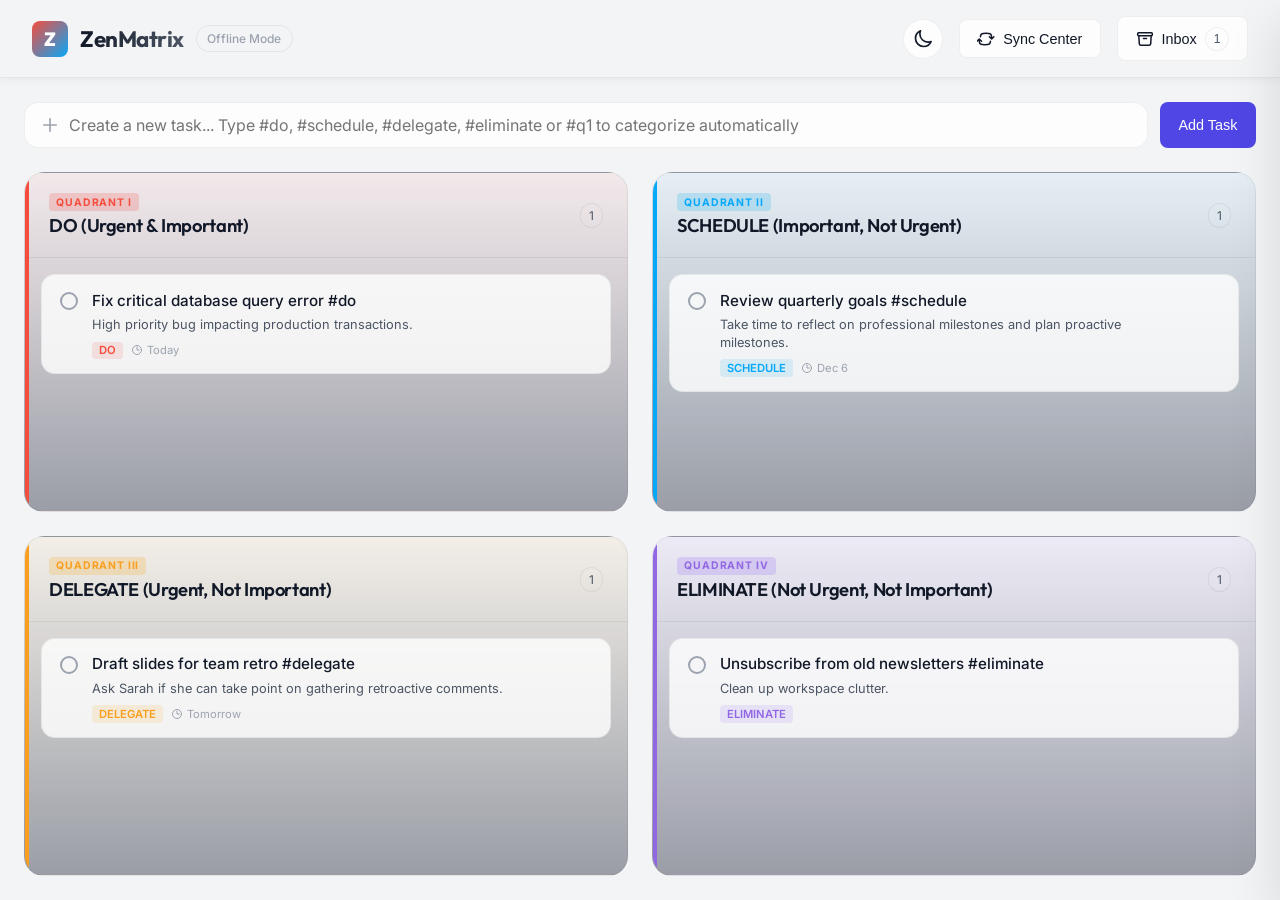
<file: index.html>
<!DOCTYPE html>
<html lang="en">
<head>
  <meta charset="UTF-8">
  <meta name="viewport" content="width=device-width, initial-scale=1.0">
  <title>ZenMatrix - Eisenhower Matrix Task Manager</title>
  <meta name="description" content="ZenMatrix is a premium Eisenhower Matrix Task Manager with smooth drag-and-drop, hashtag auto-categorization, and seamless Google Tasks integration.">
  <link rel="stylesheet" href="styles.css">
  <link rel="manifest" href="manifest.json">
  <meta name="theme-color" content="#0b0f19">
  <meta name="apple-mobile-web-app-capable" content="yes">
  <meta name="apple-mobile-web-app-status-bar-style" content="black-translucent">
  <link rel="apple-touch-icon" href="icon.svg">
  <meta name="google-site-verification" content="yTyYW0vjZAvn_8S7VuZRsLhQ-zV_3Up-XUnq4Gfu49U" />
  <!-- Load Google Identity Services SDK for Google OAuth -->
  <script src="https://accounts.google.com/gsi/client" defer></script>
</head>
<body>

  <!-- Floating Glassmorphic Header -->
  <header>
    <div class="logo-section">
      <div class="logo-icon">Z</div>
      <h1>ZenMatrix</h1>
      <span class="badge-status" id="connection-status" title="Connection status">Offline Mode</span>
    </div>
    
    <div class="header-controls">
      <!-- Sync State Indicator -->
      <div id="sync-spinner" style="display: none; align-items: center; justify-content: center;" title="Syncing tasks offline...">
        <svg class="animate-spin" width="16" height="16" fill="none" viewBox="0 0 24 24" style="animation: spin 1s linear infinite; margin-right: 0.5rem; color: var(--accent);">
          <circle cx="12" cy="12" r="10" stroke="currentColor" stroke-width="4" style="opacity: 0.25;"></circle>
          <path fill="currentColor" d="M4 12a8 8 0 018-8V0C5.373 0 0 5.373 0 12h4zm2 5.291A7.962 7.962 0 014 12H0c0 3.042 1.135 5.824 3 7.938l3-2.647z" style="opacity: 0.75;"></path>
        </svg>
      </div>

      <!-- Theme Switcher -->
      <button class="btn btn-icon" id="theme-toggle-btn" title="Toggle Light/Dark Theme" aria-label="Toggle Theme">
        <svg id="theme-dark-icon" width="20" height="20" fill="none" stroke="currentColor" stroke-width="2" viewBox="0 0 24 24">
          <path stroke-linecap="round" stroke-linejoin="round" d="M21.752 15.002A9.718 9.718 0 0118 15.75c-5.385 0-9.75-4.365-9.75-9.75 0-1.33.266-2.597.748-3.752A9.753 9.753 0 003 11.25C3 16.635 7.365 21 12.75 21a9.753 9.753 0 009.002-5.998z"></path>
        </svg>
        <svg id="theme-light-icon" width="20" height="20" fill="none" stroke="currentColor" stroke-width="2" viewBox="0 0 24 24" style="display: none;">
          <path stroke-linecap="round" stroke-linejoin="round" d="M12 3v2.25m0 13.5V21M4.93 4.93l1.59 1.59m10.96 10.96l1.59 1.59M3 12h2.25m13.5 0H21m-2.23-7.07l-1.59 1.59m-10.96 10.96l-1.59 1.59M12 7.5a4.5 4.5 0 110 9 4.5 4.5 0 010-9z"></path>
        </svg>
      </button>

      <!-- Sync Center Button -->
      <button class="btn" id="sync-center-btn" title="Sync & Backup Center">
        <svg width="18" height="18" fill="none" stroke="currentColor" stroke-width="2" viewBox="0 0 24 24">
          <path stroke-linecap="round" stroke-linejoin="round" d="M19.5 12c0-1.232-.046-2.453-.138-3.662a4.006 4.006 0 00-3.7-3.7 48.656 48.656 0 00-7.324 0 4.006 4.006 0 00-3.7 3.7c-.017.22-.032.441-.046.662M19.5 12l3-3m-3 3l-3-3M3 12c0 1.232.046 2.453.138 3.662a4.006 4.006 0 003.7 3.7 48.656 48.656 0 007.324 0 4.006 4.006 0 003.7-3.7c.017-.22.032-.441.046-.662M3 12l-3 3m3-3l3 3"></path>
        </svg>
        <span>Sync Center</span>
      </button>

      <!-- Inbox Toggle -->
      <button class="btn" id="inbox-toggle-btn" title="View Uncategorized Tasks Drawer">
        <svg width="18" height="18" fill="none" stroke="currentColor" stroke-width="2" viewBox="0 0 24 24">
          <path stroke-linecap="round" stroke-linejoin="round" d="M20.25 7.5l-.625 10.632a2.25 2.25 0 01-2.247 2.118H6.622a2.25 2.25 0 01-2.247-2.118L3.75 7.5M10 11.25h4M3.375 7.5h17.25c.621 0 1.125-.504 1.125-1.125v-1.5c0-.621-.504-1.125-1.125-1.125H3.375c-.621 0-1.125.504-1.125 1.125v1.5c0 .621.504 1.125 1.125 1.125z"></path>
        </svg>
        <span>Inbox</span>
        <span class="task-count" id="inbox-count" style="display: none;">0</span>
      </button>
    </div>
  </header>

  <!-- App Main Area -->
  <div class="app-container">
    
    <main class="main-content">
      
      <!-- Quick Input Bar -->
      <section class="global-add-section">
        <div class="input-container">
          <svg fill="none" stroke="currentColor" stroke-width="2" viewBox="0 0 24 24">
            <path stroke-linecap="round" stroke-linejoin="round" d="M12 4.5v15m7.5-7.5h-15"></path>
          </svg>
          <input type="text" class="input-text" id="global-add-input" placeholder="Create a new task... Type #do, #schedule, #delegate, #eliminate or #q1 to categorize automatically" autocomplete="off">
        </div>
        <button class="btn btn-primary" id="global-add-btn">Add Task</button>
      </section>

      <!-- Eisenhower 2x2 Matrix -->
      <section class="matrix-grid">
        
        <!-- Q1: DO (Urgent & Important) -->
        <div class="quadrant quadrant-q1" id="quadrant-q1" data-quadrant="Q1">
          <div class="quadrant-header">
            <div class="quadrant-title-area">
              <span class="quadrant-badge">Quadrant I</span>
              <h2 class="quadrant-title">DO (Urgent & Important)</h2>
            </div>
            <span class="task-count" id="count-q1">0</span>
          </div>
          <div class="task-list" id="list-q1" data-quadrant="Q1">
            <!-- Dynamic task items go here -->
          </div>
        </div>

        <!-- Q2: SCHEDULE (Important, Not Urgent) -->
        <div class="quadrant quadrant-q2" id="quadrant-q2" data-quadrant="Q2">
          <div class="quadrant-header">
            <div class="quadrant-title-area">
              <span class="quadrant-badge">Quadrant II</span>
              <h2 class="quadrant-title">SCHEDULE (Important, Not Urgent)</h2>
            </div>
            <span class="task-count" id="count-q2">0</span>
          </div>
          <div class="task-list" id="list-q2" data-quadrant="Q2">
            <!-- Dynamic task items go here -->
          </div>
        </div>

        <!-- Q3: DELEGATE (Urgent, Not Important) -->
        <div class="quadrant quadrant-q3" id="quadrant-q3" data-quadrant="Q3">
          <div class="quadrant-header">
            <div class="quadrant-title-area">
              <span class="quadrant-badge">Quadrant III</span>
              <h2 class="quadrant-title">DELEGATE (Urgent, Not Important)</h2>
            </div>
            <span class="task-count" id="count-q3">0</span>
          </div>
          <div class="task-list" id="list-q3" data-quadrant="Q3">
            <!-- Dynamic task items go here -->
          </div>
        </div>

        <!-- Q4: ELIMINATE (Not Urgent, Not Important) -->
        <div class="quadrant quadrant-q4" id="quadrant-q4" data-quadrant="Q4">
          <div class="quadrant-header">
            <div class="quadrant-title-area">
              <span class="quadrant-badge">Quadrant IV</span>
              <h2 class="quadrant-title">ELIMINATE (Not Urgent, Not Important)</h2>
            </div>
            <span class="task-count" id="count-q4">0</span>
          </div>
          <div class="task-list" id="list-q4" data-quadrant="Q4">
            <!-- Dynamic task items go here -->
          </div>
        </div>

      </section>

    </main>

    <!-- Collapsible Sidebar: Inbox Drawer (Uncategorized Google Tasks) -->
    <aside class="sidebar" id="inbox-sidebar">
      <div class="sidebar-header">
        <h3 class="sidebar-title">Uncategorized Inbox</h3>
        <button class="btn btn-icon task-btn" id="inbox-close-btn" aria-label="Close Inbox">
          <svg width="20" height="20" fill="none" stroke="currentColor" stroke-width="2" viewBox="0 0 24 24">
            <path stroke-linecap="round" stroke-linejoin="round" d="M6 18L18 6M6 6l12 12"></path>
          </svg>
        </button>
      </div>
      <div class="sidebar-content">
        <p style="font-size: 0.8rem; color: var(--text-secondary); line-height: 1.4; margin-bottom: 0.75rem;">
          These tasks do not have Eisenhower hashtags. Drag them into any matrix quadrant to assign a quadrant tag.
        </p>
        <div class="sidebar-inbox-list" id="inbox-task-list" data-quadrant="INBOX">
          <!-- Uncategorized tasks here -->
        </div>
      </div>
    </aside>

  </div>

  <!-- Background Overlay for Modal / Sidebar -->
  <div class="overlay" id="app-overlay"></div>

  <!-- Sync & Backup Center Modal -->
  <div class="modal" id="sync-modal">
    <div class="modal-header">
      <h3 class="modal-title">Sync & Backup Center</h3>
      <button class="btn btn-icon task-btn modal-close-btn" aria-label="Close Sync Modal">
        <svg width="20" height="20" fill="none" stroke="currentColor" stroke-width="2" viewBox="0 0 24 24">
          <path stroke-linecap="round" stroke-linejoin="round" d="M6 18L18 6M6 6l12 12"></path>
        </svg>
      </button>
    </div>
    
    <div class="modal-tabs">
      <button class="tab-btn active" data-tab="tab-google">Google Sync</button>
      <button class="tab-btn" data-tab="tab-wifi">Wi-Fi Sync</button>
      <button class="tab-btn" data-tab="tab-qr">QR Share</button>
      <button class="tab-btn" data-tab="tab-file">File Backup</button>
    </div>

    <div class="modal-body" style="margin-top: 1rem;">
      
      <!-- Tab 1: Google Sync -->
      <div class="tab-content active" id="tab-google">
        <div class="form-group">
          <label for="google-client-id">Google Client ID</label>
          <input type="text" class="form-control" id="google-client-id" placeholder="123456789-abcdefg.apps.googleusercontent.com">
        </div>
        
        <div class="form-group" id="google-tasklist-group" style="display: none; margin-top: 0.75rem;">
          <label for="google-tasklist-select">Active Google Task List</label>
          <select class="form-control" id="google-tasklist-select">
            <!-- Populated dynamically -->
          </select>
        </div>
        
        <div class="info-alert" style="margin-top: 0.75rem;">
          <strong>Google Tasks Setup Instructions:</strong>
          <ol>
            <li>Go to the <a href="https://console.cloud.google.com/" target="_blank" style="color: var(--accent); text-decoration: underline;">Google Cloud Console</a> and enable the <strong>Google Tasks API</strong>.</li>
            <li>Create an <strong>OAuth Client ID</strong> (Web Application).</li>
            <li>Add <code>http://localhost:8000</code> (or your hosted PWA URL) to **Authorized JavaScript origins**.</li>
            <li>Copy your Client ID, paste it above, click **Connect Google**, and grant Tasks authorization!</li>
          </ol>
        </div>
        
        <div style="display: flex; gap: 0.5rem; margin-top: 0.75rem;">
          <button class="btn" id="disconnect-google-btn" style="display: none; border-color: var(--q1-color); color: var(--q1-color); flex: 1;">Disconnect Google</button>
          <button class="btn btn-primary" id="google-login-btn" style="flex: 1; display: flex; align-items: center; justify-content: center; gap: 0.5rem;">
            <svg width="18" height="18" viewBox="0 0 24 24">
              <path fill="#ffffff" d="M22.56 12.25c0-.78-.07-1.53-.2-2.25H12v4.26h5.92c-.26 1.37-1.04 2.53-2.21 3.31v2.77h3.57c2.08-1.92 3.28-4.74 3.28-8.09z"/>
              <path fill="#ffffff" d="M12 23c2.97 0 5.46-.98 7.28-2.66l-3.57-2.77c-.98.66-2.23 1.06-3.71 1.06-2.86 0-5.29-1.93-6.16-4.53H2.18v2.84C3.99 20.53 7.7 23 12 23z"/>
              <path fill="#ffffff" d="M5.84 14.09c-.22-.66-.35-1.36-.35-2.09s.13-1.43.35-2.09V7.06H2.18C1.43 8.55 1 10.22 1 12s.43 3.45 1.18 4.94l3.66-2.85z"/>
              <path fill="#ffffff" d="M12 5.38c1.62 0 3.06.56 4.21 1.64l3.15-3.15C17.45 2.09 14.97 1 12 1 7.7 1 3.99 3.47 2.18 7.06l3.66 2.85c.87-2.6 3.3-4.53 6.16-4.53z"/>
            </svg>
            <span>Connect Google</span>
          </button>
        </div>
      </div>
      
      <!-- Tab 2: Wi-Fi Sync -->
      <div class="tab-content" id="tab-wifi" style="display: none;">
        <div class="form-group">
          <label for="sync-server-ip">Sync Server IP</label>
          <input type="text" class="form-control" id="sync-server-ip" placeholder="http://192.168.1.50:3000">
        </div>
        <div class="form-group">
          <label for="sync-key">Sync Key</label>
          <div style="display: flex; gap: 0.5rem;">
            <input type="text" class="form-control" id="sync-key" placeholder="Enter key (e.g. Z-8B3E9)">
            <button class="btn" id="generate-key-btn" style="white-space: nowrap;">Generate</button>
          </div>
        </div>
        
        <div class="info-alert" style="margin-top: 0.5rem;">
          <strong>Wi-Fi Sync Instructions:</strong>
          <ol>
            <li>Run <code>node sync-server.js</code> on your computer.</li>
            <li>Find your computer's local IP address (e.g. <code>192.168.1.50</code>).</li>
            <li>Enter <code>http://&lt;IP&gt;:3000</code> in the Server IP input above.</li>
            <li>Generate a Sync Key, then click <strong>Sync Now</strong>! Use the same Key on your phone to instantly sync both devices over local Wi-Fi.</li>
          </ol>
        </div>
        
        <div style="display: flex; gap: 0.5rem; margin-top: 0.75rem;">
          <button class="btn" id="test-connection-btn" style="flex: 1;">Test Server</button>
          <button class="btn btn-primary" id="wifi-sync-now-btn" style="flex: 1;">Sync Now</button>
        </div>
      </div>

      <!-- Tab 2: QR Share -->
      <div class="tab-content" id="tab-qr" style="display: none; align-items: center; flex-direction: column; gap: 1rem; text-align: center;">
        <p style="font-size: 0.85rem; color: var(--text-secondary);">
          Scan this QR code with another device's camera to instantly import your tasks.
        </p>
        
        <div id="qr-code-container" style="background: white; padding: 1rem; border-radius: var(--radius-md); display: flex; align-items: center; justify-content: center; min-height: 200px; min-width: 200px; border: 1px solid var(--border-color);">
          <div style="color: #64748b; font-size: 0.85rem;" id="qr-placeholder">No QR Code Generated</div>
          <img id="qr-code-img" style="display: none; max-width: 200px; max-height: 200px;" alt="ZenMatrix Sync QR Code">
        </div>
        
        <button class="btn btn-primary" id="generate-qr-btn" style="width: 100%;">Generate Share QR Code</button>
      </div>

      <!-- Tab 3: File Backup -->
      <div class="tab-content" id="tab-file" style="display: none; flex-direction: column; gap: 1rem;">
        <p style="font-size: 0.85rem; color: var(--text-secondary);">
          Export your complete database as a backup file, or restore tasks from a previously saved JSON file.
        </p>
        
        <div style="display: flex; flex-direction: column; gap: 0.75rem;">
          <button class="btn" id="export-backup-btn" style="display: flex; align-items: center; justify-content: center; gap: 0.5rem; width: 100%;">
            <svg width="16" height="16" fill="none" stroke="currentColor" stroke-width="2" viewBox="0 0 24 24">
              <path stroke-linecap="round" stroke-linejoin="round" d="M3 16.5v2.25A2.25 2.25 0 005.25 21h13.5A2.25 2.25 0 0021 18.75V16.5M16.5 12L12 16.5m0 0L7.5 12m4.5 4.5V3"></path>
            </svg>
            <span>Export ZenMatrix Backup</span>
          </button>
          
          <div style="border: 2px dashed var(--border-color); padding: 1.5rem; border-radius: var(--radius-md); text-align: center; position: relative; display: flex; flex-direction: column; align-items: center; justify-content: center; gap: 0.5rem; background: rgba(0,0,0,0.08);">
            <svg width="24" height="24" fill="none" stroke="currentColor" stroke-width="1.5" viewBox="0 0 24 24" style="color: var(--text-muted);">
              <path stroke-linecap="round" stroke-linejoin="round" d="M12 16.5V9.75m0 0l3 3m-3-3l-3 3M6.75 19.5a4.5 4.5 0 01-1.41-8.775 5.25 5.25 0 0110.233-2.33 3 3 0 013.758 3.848A3.752 3.752 0 0118 19.5H6.75z"></path>
            </svg>
            <span style="font-size: 0.85rem; color: var(--text-primary);">Restore Backup File</span>
            <input type="file" id="import-backup-file" accept=".json" style="position: absolute; top:0; left:0; width:100%; height:100%; opacity:0; cursor:pointer;">
            <span style="font-size: 0.75rem; color: var(--text-muted);">Click to browse `.json` file</span>
          </div>
        </div>
        
        <div style="border-top: 1px solid var(--border-color); padding-top: 0.75rem;">
          <button class="btn" id="wipe-local-btn" style="width: 100%; border-color: var(--q1-color); color: var(--q1-color);">Wipe All Local Tasks</button>
        </div>
      </div>

    </div>
  </div>

  <!-- Task Details / Edit Modal -->
  <div class="modal" id="task-edit-modal">
    <div class="modal-header">
      <h3 class="modal-title" id="edit-modal-headline">Edit Task</h3>
      <button class="btn btn-icon task-btn modal-close-btn" aria-label="Close Edit">
        <svg width="20" height="20" fill="none" stroke="currentColor" stroke-width="2" viewBox="0 0 24 24">
          <path stroke-linecap="round" stroke-linejoin="round" d="M6 18L18 6M6 6l12 12"></path>
        </svg>
      </button>
    </div>
    <div class="modal-body">
      <input type="hidden" id="edit-task-id">
      
      <div class="form-group">
        <label for="edit-task-title">Task Title</label>
        <input type="text" class="form-control" id="edit-task-title" required placeholder="What needs to be done?">
      </div>

      <div class="form-group">
        <label for="edit-task-notes">Notes / Details</label>
        <textarea class="form-control" id="edit-task-notes" placeholder="Add descriptions, checklists, or comments..."></textarea>
      </div>

      <div class="form-group">
        <label for="edit-task-quadrant">Eisenhower Quadrant</label>
        <select class="form-control" id="edit-task-quadrant">
          <option value="INBOX">Inbox (Unassigned)</option>
          <option value="Q1">Q1: DO (Urgent & Important)</option>
          <option value="Q2">Q2: SCHEDULE (Important, Not Urgent)</option>
          <option value="Q3">Q3: DELEGATE (Urgent, Not Important)</option>
          <option value="Q4">Q4: ELIMINATE (Not Urgent, Not Important)</option>
        </select>
      </div>

      <div class="form-group">
        <label for="edit-task-due">Due Date</label>
        <input type="date" class="form-control" id="edit-task-due">
      </div>

    </div>
    <div class="modal-footer" style="justify-content: space-between;">
      <button class="btn" id="delete-task-btn" style="border-color: var(--q1-color); color: var(--q1-color);">Delete Task</button>
      <div style="display: flex; gap: 0.5rem;">
        <button class="btn modal-close-btn" id="cancel-edit-btn">Cancel</button>
        <button class="btn" id="save-task-btn" style="background: var(--accent); color: white; border-color: transparent;">Save Task</button>
      </div>
    </div>
  </div>

  <script src="app.js"></script>
</body>
</html>
</file>
<file: styles.css>
/* styles.css - ZenMatrix Core Stylesheet */

@import url('https://fonts.googleapis.com/css2?family=Inter:wght@300;400;500;600&family=Outfit:wght@400;500;600;700;800&display=swap');

:root {
  /* Color Palettes - Dark Theme default */
  --bg-app: #0b0f19;
  --bg-card: rgba(22, 29, 49, 0.65);
  --bg-card-hover: rgba(30, 41, 69, 0.8);
  --bg-sidebar: rgba(15, 23, 42, 0.95);
  --border-color: rgba(255, 255, 255, 0.08);
  --border-focus: rgba(99, 102, 241, 0.5);
  --text-primary: #f8fafc;
  --text-secondary: #94a3b8;
  --text-muted: #64748b;
  --accent: #6366f1;
  --accent-hover: #4f46e5;
  --accent-light: rgba(99, 102, 241, 0.15);
  --shadow-sm: 0 2px 8px rgba(0, 0, 0, 0.3);
  --shadow-md: 0 8px 30px rgba(0, 0, 0, 0.4);
  --shadow-lg: 0 20px 50px rgba(0, 0, 0, 0.55);
  --radius-sm: 8px;
  --radius-md: 14px;
  --radius-lg: 20px;
  
  /* Quadrant Specific Colors (HSL for gradients) */
  /* Q1 - Do (Urgent & Important) */
  --q1-hue: 5;
  --q1-color: hsl(var(--q1-hue), 90%, 60%);
  --q1-bg: rgba(239, 68, 68, 0.1);
  --q1-border: rgba(239, 68, 68, 0.25);
  --q1-glow: rgba(239, 68, 68, 0.4);

  /* Q2 - Schedule (Important, Not Urgent) */
  --q2-hue: 200;
  --q2-color: hsl(var(--q2-hue), 95%, 50%);
  --q2-bg: rgba(14, 165, 233, 0.1);
  --q2-border: rgba(14, 165, 233, 0.25);
  --q2-glow: rgba(14, 165, 233, 0.4);

  /* Q3 - Delegate (Urgent, Not Important) */
  --q3-hue: 35;
  --q3-color: hsl(var(--q3-hue), 95%, 55%);
  --q3-bg: rgba(245, 158, 11, 0.1);
  --q3-border: rgba(245, 158, 11, 0.25);
  --q3-glow: rgba(245, 158, 11, 0.4);

  /* Q4 - Eliminate (Not Urgent, Not Important) */
  --q4-hue: 260;
  --q4-color: hsl(var(--q4-hue), 70%, 65%);
  --q4-bg: rgba(139, 92, 246, 0.08);
  --q4-border: rgba(139, 92, 246, 0.2);
  --q4-glow: rgba(139, 92, 246, 0.35);

  --transition-fast: 0.15s cubic-bezier(0.4, 0, 0.2, 1);
  --transition-normal: 0.25s cubic-bezier(0.4, 0, 0.2, 1);
  --transition-slow: 0.4s cubic-bezier(0.16, 1, 0.3, 1);
}

/* Light Theme Variables */
:root.light-mode {
  --bg-app: #f3f4f6;
  --bg-card: rgba(255, 255, 255, 0.8);
  --bg-card-hover: rgba(255, 255, 255, 0.95);
  --bg-sidebar: rgba(255, 255, 255, 0.97);
  --border-color: rgba(0, 0, 0, 0.06);
  --border-focus: rgba(79, 70, 229, 0.4);
  --text-primary: #111827;
  --text-secondary: #4b5563;
  --text-muted: #9ca3af;
  --accent: #4f46e5;
  --accent-hover: #4338ca;
  --accent-light: rgba(79, 70, 229, 0.08);
  --shadow-sm: 0 2px 8px rgba(0, 0, 0, 0.05);
  --shadow-md: 0 8px 30px rgba(0, 0, 0, 0.08);
  --shadow-lg: 0 20px 50px rgba(0, 0, 0, 0.12);

  --q1-bg: rgba(239, 68, 68, 0.06);
  --q1-border: rgba(239, 68, 68, 0.2);
  --q2-bg: rgba(14, 165, 233, 0.06);
  --q2-border: rgba(14, 165, 233, 0.2);
  --q3-bg: rgba(245, 158, 11, 0.06);
  --q3-border: rgba(245, 158, 11, 0.2);
  --q4-bg: rgba(139, 92, 246, 0.06);
  --q4-border: rgba(139, 92, 246, 0.2);
}

/* Reset and Globals */
* {
  box-sizing: border-box;
  margin: 0;
  padding: 0;
  -webkit-tap-highlight-color: transparent;
}

body {
  font-family: 'Inter', system-ui, -apple-system, sans-serif;
  background-color: var(--bg-app);
  color: var(--text-primary);
  min-height: 100vh;
  display: flex;
  flex-direction: column;
  overflow-x: hidden;
  transition: background-color var(--transition-normal), color var(--transition-normal);
}

h1, h2, h3, h4, h5, h6 {
  font-family: 'Outfit', sans-serif;
  font-weight: 600;
  letter-spacing: -0.02em;
}

/* Layout Containers */
.app-container {
  display: flex;
  flex: 1;
  width: 100%;
  position: relative;
}

.main-content {
  flex: 1;
  display: flex;
  flex-direction: column;
  padding: 1.5rem;
  max-width: 1600px;
  margin: 0 auto;
  width: 100%;
  gap: 1.5rem;
  transition: margin-right var(--transition-slow);
}

/* Header */
header {
  display: flex;
  justify-content: space-between;
  align-items: center;
  padding: 1rem 2rem;
  background: var(--bg-card);
  background: rgba(11, 15, 25, 0.7);
  backdrop-filter: blur(16px);
  -webkit-backdrop-filter: blur(16px);
  border-bottom: 1px solid var(--border-color);
  position: sticky;
  top: 0;
  z-index: 50;
  box-shadow: var(--shadow-sm);
}

:root.light-mode header {
  background: rgba(243, 244, 246, 0.7);
}

.logo-section {
  display: flex;
  align-items: center;
  gap: 0.75rem;
}

.logo-icon {
  width: 2.25rem;
  height: 2.25rem;
  background: linear-gradient(135deg, var(--q1-color), var(--q2-color));
  border-radius: 8px;
  display: flex;
  align-items: center;
  justify-content: center;
  color: white;
  font-weight: 800;
  font-size: 1.2rem;
  font-family: 'Outfit', sans-serif;
}

.logo-section h1 {
  font-size: 1.4rem;
  font-weight: 700;
  background: linear-gradient(to right, var(--text-primary), var(--text-secondary));
  -webkit-background-clip: text;
  -webkit-text-fill-color: transparent;
}

.header-controls {
  display: flex;
  align-items: center;
  gap: 1rem;
}

/* Common Interactive Controls */
.btn {
  display: inline-flex;
  align-items: center;
  justify-content: center;
  gap: 0.5rem;
  padding: 0.6rem 1.1rem;
  font-size: 0.9rem;
  font-weight: 500;
  border-radius: var(--radius-sm);
  border: 1px solid var(--border-color);
  cursor: pointer;
  transition: all var(--transition-fast);
  background: var(--bg-card);
  color: var(--text-primary);
}

.btn:hover {
  background: var(--bg-card-hover);
  border-color: var(--text-secondary);
}

.btn-primary {
  background: var(--accent);
  color: white;
  border-color: transparent;
}

.btn-primary:hover {
  background: var(--accent-hover);
  border-color: transparent;
  transform: translateY(-1px);
}

.btn-icon {
  width: 2.5rem;
  height: 2.5rem;
  padding: 0;
  border-radius: 50%;
}

.badge-status {
  display: inline-flex;
  align-items: center;
  gap: 0.35rem;
  padding: 0.3rem 0.65rem;
  border-radius: 50px;
  font-size: 0.75rem;
  font-weight: 500;
  background: rgba(255, 255, 255, 0.04);
  border: 1px solid var(--border-color);
}

.badge-status.syncing::after {
  content: '';
  width: 6px;
  height: 6px;
  background: #10b981;
  border-radius: 50%;
  animation: pulse-glow 1.5s infinite;
}

/* Global Quick Add Input */
.global-add-section {
  display: flex;
  gap: 0.75rem;
  width: 100%;
}

.input-container {
  position: relative;
  flex: 1;
}

.input-container svg {
  position: absolute;
  left: 1rem;
  top: 50%;
  transform: translateY(-50%);
  color: var(--text-muted);
  width: 1.25rem;
  height: 1.25rem;
  pointer-events: none;
}

.input-text {
  width: 100%;
  padding: 0.75rem 1rem 0.75rem 2.75rem;
  background: var(--bg-card);
  border: 1px solid var(--border-color);
  border-radius: var(--radius-md);
  color: var(--text-primary);
  font-family: inherit;
  font-size: 1rem;
  transition: all var(--transition-normal);
}

.input-text:focus {
  outline: none;
  border-color: var(--border-focus);
  background: var(--bg-card-hover);
  box-shadow: 0 0 0 3px var(--accent-light);
}

/* Eisenhower Matrix Grid */
.matrix-grid {
  display: grid;
  grid-template-columns: repeat(2, 1fr);
  grid-template-rows: repeat(2, 1fr);
  gap: 1.5rem;
  flex: 1;
  min-height: 65vh;
}

/* Matrix Quadrant */
.quadrant {
  display: flex;
  flex-direction: column;
  background: var(--bg-card);
  border: 1px solid var(--border-color);
  border-radius: var(--radius-lg);
  overflow: hidden;
  position: relative;
  transition: transform var(--transition-slow), box-shadow var(--transition-slow), border-color var(--transition-slow);
}

.quadrant::before {
  content: '';
  position: absolute;
  top: 0;
  left: 0;
  width: 4px;
  height: 100%;
  transition: background-color var(--transition-normal);
}

/* Specific Quadrant Themes */
.quadrant-q1::before { background-color: var(--q1-color); }
.quadrant-q1 { background: linear-gradient(180deg, var(--q1-bg), rgba(22, 29, 49, 0.4)); }
.quadrant-q1.drag-over { border-color: var(--q1-color); box-shadow: 0 0 25px var(--q1-glow); }

.quadrant-q2::before { background-color: var(--q2-color); }
.quadrant-q2 { background: linear-gradient(180deg, var(--q2-bg), rgba(22, 29, 49, 0.4)); }
.quadrant-q2.drag-over { border-color: var(--q2-color); box-shadow: 0 0 25px var(--q2-glow); }

.quadrant-q3::before { background-color: var(--q3-color); }
.quadrant-q3 { background: linear-gradient(180deg, var(--q3-bg), rgba(22, 29, 49, 0.4)); }
.quadrant-q3.drag-over { border-color: var(--q3-color); box-shadow: 0 0 25px var(--q3-glow); }

.quadrant-q4::before { background-color: var(--q4-color); }
.quadrant-q4 { background: linear-gradient(180deg, var(--q4-bg), rgba(22, 29, 49, 0.4)); }
.quadrant-q4.drag-over { border-color: var(--q4-color); box-shadow: 0 0 25px var(--q4-glow); }

/* Quadrant Header */
.quadrant-header {
  display: flex;
  justify-content: space-between;
  align-items: center;
  padding: 1.25rem 1.5rem;
  border-bottom: 1px solid var(--border-color);
}

.quadrant-title-area {
  display: flex;
  flex-direction: column;
  gap: 0.2rem;
}

.quadrant-badge {
  font-size: 0.65rem;
  text-transform: uppercase;
  font-weight: 700;
  letter-spacing: 0.08em;
  padding: 0.15rem 0.45rem;
  border-radius: 4px;
  width: fit-content;
}

.quadrant-q1 .quadrant-badge { background: rgba(239, 68, 68, 0.2); color: var(--q1-color); }
.quadrant-q2 .quadrant-badge { background: rgba(14, 165, 233, 0.2); color: var(--q2-color); }
.quadrant-q3 .quadrant-badge { background: rgba(245, 158, 11, 0.2); color: var(--q3-color); }
.quadrant-q4 .quadrant-badge { background: rgba(139, 92, 246, 0.2); color: var(--q4-color); }

.quadrant-title {
  font-size: 1.15rem;
  font-weight: 600;
}

.task-count {
  font-size: 0.75rem;
  background: rgba(255, 255, 255, 0.05);
  border: 1px solid var(--border-color);
  padding: 0.25rem 0.5rem;
  border-radius: 50px;
  color: var(--text-secondary);
}

/* Quadrant Task List Container */
.task-list {
  flex: 1;
  padding: 1rem;
  overflow-y: auto;
  display: flex;
  flex-direction: column;
  gap: 0.75rem;
  min-height: 120px;
}

/* Empty State */
.empty-state {
  display: flex;
  flex-direction: column;
  align-items: center;
  justify-content: center;
  text-align: center;
  padding: 2.5rem 1rem;
  color: var(--text-muted);
  gap: 0.5rem;
  pointer-events: none;
  user-select: none;
  margin: auto 0;
}

.empty-state svg {
  width: 2.5rem;
  height: 2.5rem;
  opacity: 0.3;
}

.empty-state p {
  font-size: 0.85rem;
}

/* Task Item Card */
.task-card {
  background: var(--bg-card);
  border: 1px solid var(--border-color);
  border-radius: var(--radius-md);
  padding: 0.9rem 1.1rem;
  display: flex;
  align-items: flex-start;
  gap: 0.85rem;
  cursor: grab;
  position: relative;
  transition: all var(--transition-normal);
  user-select: none;
  animation: fade-in var(--transition-normal);
}

.task-card:active {
  cursor: grabbing;
}

.task-card:hover {
  background: var(--bg-card-hover);
  border-color: var(--border-focus);
  transform: translateY(-2px);
  box-shadow: var(--shadow-sm);
}

.task-card.dragging {
  opacity: 0.4;
  border: 1px dashed var(--accent);
  box-shadow: none;
}

/* Custom Checkbox Design */
.checkbox-container {
  display: inline-flex;
  align-items: center;
  justify-content: center;
  position: relative;
  cursor: pointer;
  user-select: none;
  margin-top: 0.15rem;
}

.checkbox-container input {
  position: absolute;
  opacity: 0;
  cursor: pointer;
  height: 0;
  width: 0;
}

.checkmark {
  height: 1.15rem;
  width: 1.15rem;
  background-color: transparent;
  border: 2px solid var(--text-muted);
  border-radius: 50%;
  display: flex;
  align-items: center;
  justify-content: center;
  transition: all var(--transition-fast);
}

.checkbox-container:hover input ~ .checkmark {
  border-color: var(--accent);
}

.checkbox-container input:checked ~ .checkmark {
  background-color: var(--accent);
  border-color: var(--accent);
  animation: checkbox-ripple 0.4s ease-out;
}

.checkmark::after {
  content: "";
  display: none;
  width: 5px;
  height: 9px;
  border: solid white;
  border-width: 0 2px 2px 0;
  transform: rotate(45deg);
  margin-bottom: 2px;
}

.checkbox-container input:checked ~ .checkmark::after {
  display: block;
}

/* Task Details inside Card */
.task-content {
  flex: 1;
  display: flex;
  flex-direction: column;
  gap: 0.3rem;
  overflow: hidden;
}

.task-title {
  font-size: 0.95rem;
  font-weight: 500;
  line-height: 1.4;
  word-break: break-word;
  transition: color var(--transition-fast), text-decoration var(--transition-fast);
}

.task-card.completed .task-title {
  color: var(--text-muted);
  text-decoration: line-through;
}

.task-notes {
  font-size: 0.8rem;
  color: var(--text-secondary);
  line-height: 1.4;
  display: -webkit-box;
  -webkit-line-clamp: 2;
  -webkit-box-orient: vertical;
  overflow: hidden;
  word-break: break-word;
}

.task-meta {
  display: flex;
  flex-wrap: wrap;
  align-items: center;
  gap: 0.5rem;
  margin-top: 0.2rem;
}

.task-tag {
  display: inline-flex;
  align-items: center;
  font-size: 0.7rem;
  font-weight: 600;
  padding: 0.1rem 0.45rem;
  border-radius: 4px;
}

.task-tag.tag-q1 { background: rgba(239, 68, 68, 0.12); color: var(--q1-color); }
.task-tag.tag-q2 { background: rgba(14, 165, 233, 0.12); color: var(--q2-color); }
.task-tag.tag-q3 { background: rgba(245, 158, 11, 0.12); color: var(--q3-color); }
.task-tag.tag-q4 { background: rgba(139, 92, 246, 0.12); color: var(--q4-color); }

.task-due {
  display: inline-flex;
  align-items: center;
  gap: 0.25rem;
  font-size: 0.7rem;
  color: var(--text-muted);
}

.task-due.overdue {
  color: hsl(0, 90%, 65%);
}

.task-actions {
  display: flex;
  align-items: center;
  opacity: 0;
  transition: opacity var(--transition-fast);
}

.task-card:hover .task-actions {
  opacity: 1;
}

.task-btn {
  background: transparent;
  border: none;
  color: var(--text-muted);
  cursor: pointer;
  padding: 0.25rem;
  border-radius: 4px;
  display: flex;
  align-items: center;
  justify-content: center;
  transition: all var(--transition-fast);
}

.task-btn:hover {
  color: var(--text-primary);
  background: rgba(255, 255, 255, 0.05);
}

.task-btn-delete:hover {
  color: var(--q1-color);
  background: rgba(239, 68, 68, 0.1);
}

/* Sliding Sidebar (Inbox) */
.sidebar {
  position: fixed;
  top: 0;
  right: 0;
  bottom: 0;
  width: 380px;
  background: var(--bg-sidebar);
  backdrop-filter: blur(20px);
  -webkit-backdrop-filter: blur(20px);
  border-left: 1px solid var(--border-color);
  z-index: 100;
  display: flex;
  flex-direction: column;
  transform: translateX(100%);
  transition: transform var(--transition-slow);
  box-shadow: var(--shadow-lg);
}

.sidebar.open {
  transform: translateX(0);
}

.sidebar-header {
  display: flex;
  justify-content: space-between;
  align-items: center;
  padding: 1.5rem;
  border-bottom: 1px solid var(--border-color);
}

.sidebar-title {
  font-size: 1.2rem;
  font-weight: 600;
}

.sidebar-content {
  flex: 1;
  overflow-y: auto;
  padding: 1.25rem;
  display: flex;
  flex-direction: column;
  gap: 0.75rem;
}

.sidebar-inbox-list {
  display: flex;
  flex-direction: column;
  gap: 0.75rem;
  min-height: 200px;
  padding-bottom: 2rem;
}

.sidebar-inbox-list.drag-over {
  border: 2px dashed var(--accent);
  border-radius: var(--radius-md);
  background: var(--accent-light);
}

/* Backdrop Overlay for Modals & Sidebar */
.overlay {
  position: fixed;
  top: 0;
  left: 0;
  right: 0;
  bottom: 0;
  background: rgba(0, 0, 0, 0.6);
  backdrop-filter: blur(4px);
  -webkit-backdrop-filter: blur(4px);
  z-index: 90;
  opacity: 0;
  pointer-events: none;
  transition: opacity var(--transition-normal);
}

.overlay.open {
  opacity: 1;
  pointer-events: auto;
}

/* Modal Dialogs */
.modal {
  position: fixed;
  top: 50%;
  left: 50%;
  transform: translate(-50%, -50%) scale(0.9);
  background: var(--bg-sidebar);
  border: 1px solid var(--border-color);
  border-radius: var(--radius-lg);
  padding: 2rem;
  width: 90%;
  max-width: 500px;
  z-index: 110;
  opacity: 0;
  pointer-events: none;
  box-shadow: var(--shadow-lg);
  transition: all var(--transition-normal);
}

.modal.open {
  transform: translate(-50%, -50%) scale(1);
  opacity: 1;
  pointer-events: auto;
}

.modal-header {
  display: flex;
  justify-content: space-between;
  align-items: center;
  margin-bottom: 1.5rem;
}

.modal-title {
  font-size: 1.3rem;
  font-weight: 700;
}

.modal-body {
  display: flex;
  flex-direction: column;
  gap: 1.25rem;
}

.form-group {
  display: flex;
  flex-direction: column;
  gap: 0.4rem;
}

.form-group label {
  font-size: 0.85rem;
  font-weight: 500;
  color: var(--text-secondary);
}

.form-control {
  width: 100%;
  padding: 0.7rem 0.9rem;
  background: var(--bg-card);
  border: 1px solid var(--border-color);
  border-radius: var(--radius-sm);
  color: var(--text-primary);
  font-family: inherit;
  font-size: 0.95rem;
  transition: all var(--transition-normal);
}

.form-control:focus {
  outline: none;
  border-color: var(--border-focus);
  background: var(--bg-card-hover);
}

textarea.form-control {
  min-height: 100px;
  resize: vertical;
}

.modal-footer {
  display: flex;
  justify-content: flex-end;
  gap: 0.75rem;
  margin-top: 1.5rem;
}

/* OAuth Config Info Alert */
.info-alert {
  background: var(--accent-light);
  border: 1px solid var(--border-focus);
  border-radius: var(--radius-sm);
  padding: 0.9rem 1.1rem;
  font-size: 0.8rem;
  line-height: 1.5;
  color: var(--text-secondary);
}

.info-alert code {
  background: rgba(255, 255, 255, 0.08);
  padding: 0.1rem 0.3rem;
  border-radius: 4px;
  font-family: monospace;
  color: var(--text-primary);
}

.info-alert ol {
  margin-left: 1.2rem;
  margin-top: 0.4rem;
}

.info-alert li {
  margin-bottom: 0.3rem;
}

/* Animations */
@keyframes checkbox-ripple {
  0% { transform: scale(1); box-shadow: 0 0 0 0 rgba(99, 102, 241, 0.3); }
  50% { transform: scale(1.1); box-shadow: 0 0 0 8px rgba(99, 102, 241, 0.2); }
  100% { transform: scale(1); box-shadow: 0 0 0 0 rgba(99, 102, 241, 0); }
}

@keyframes pulse-glow {
  0% { opacity: 0.4; box-shadow: 0 0 0 0 rgba(16, 185, 129, 0.7); }
  70% { opacity: 1; box-shadow: 0 0 0 6px rgba(16, 185, 129, 0); }
  100% { opacity: 0.4; box-shadow: 0 0 0 0 rgba(16, 185, 129, 0); }
}

@keyframes fade-in {
  from { opacity: 0; transform: translateY(8px); }
  to { opacity: 1; transform: translateY(0); }
}

/* Tabbed Navigation inside Modals */
.modal-tabs {
  display: flex;
  gap: 0.5rem;
  border-bottom: 1px solid var(--border-color);
  margin-top: 0.5rem;
  margin-bottom: 0.5rem;
  padding-bottom: 2px;
}

.tab-btn {
  background: transparent;
  border: none;
  border-bottom: 2px solid transparent;
  color: var(--text-secondary);
  font-family: 'Outfit', sans-serif;
  font-weight: 500;
  font-size: 0.95rem;
  padding: 0.5rem 1rem;
  cursor: pointer;
  transition: all var(--transition-fast);
  border-radius: var(--radius-sm) var(--radius-sm) 0 0;
}

.tab-btn:hover {
  color: var(--text-primary);
  background: var(--accent-light);
}

.tab-btn.active {
  color: var(--accent);
  border-bottom-color: var(--accent);
  font-weight: 600;
}

.tab-content {
  display: none;
  animation: fade-in var(--transition-normal);
}

.tab-content.active {
  display: block;
}

/* Responsive Styles */
@media (max-width: 1024px) {
  .matrix-grid {
    grid-template-columns: 1fr;
    grid-template-rows: auto;
  }
  .quadrant {
    min-height: 350px;
  }
}

@media (max-width: 640px) {
  header {
    padding: 1rem;
  }
  .logo-section h1 {
    display: none; /* Hide brand name on tiny screens */
  }
  .main-content {
    padding: 1rem;
  }
  .sidebar {
    width: 100%;
  }
}
</file>
